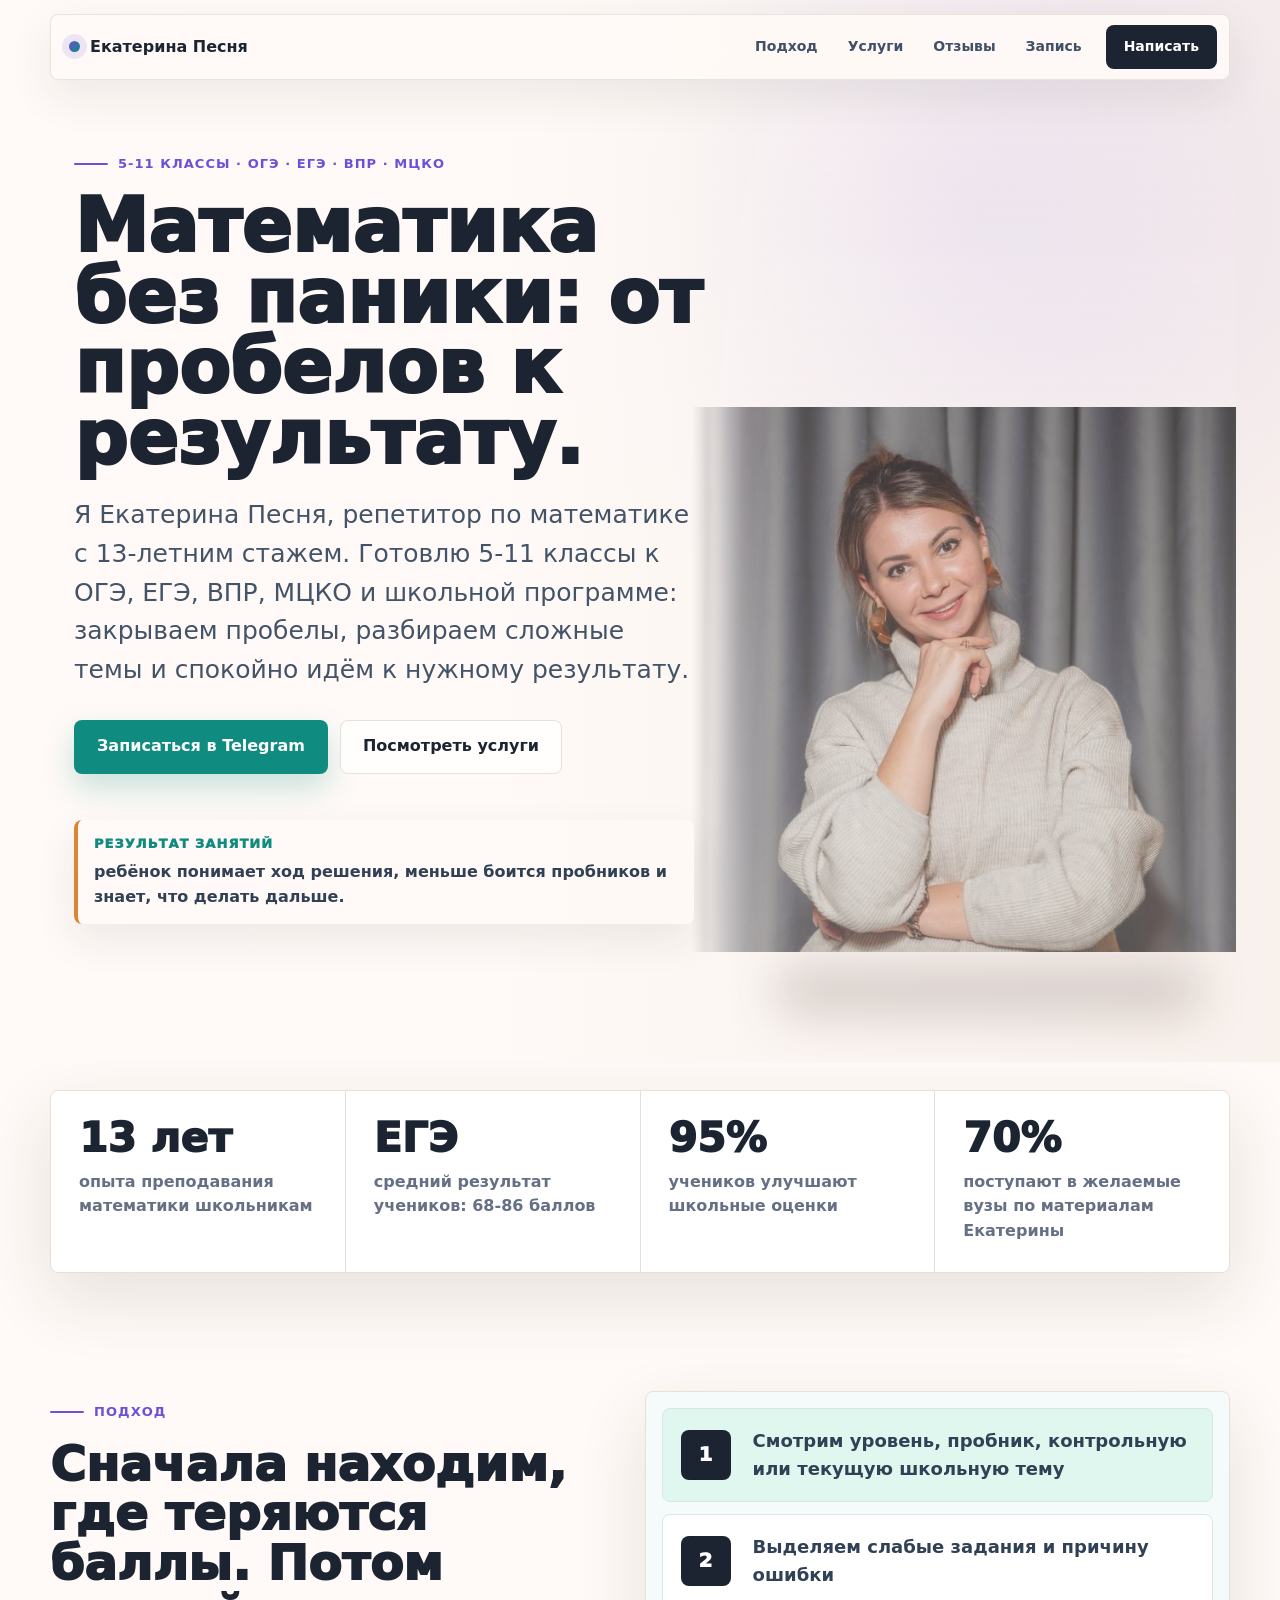
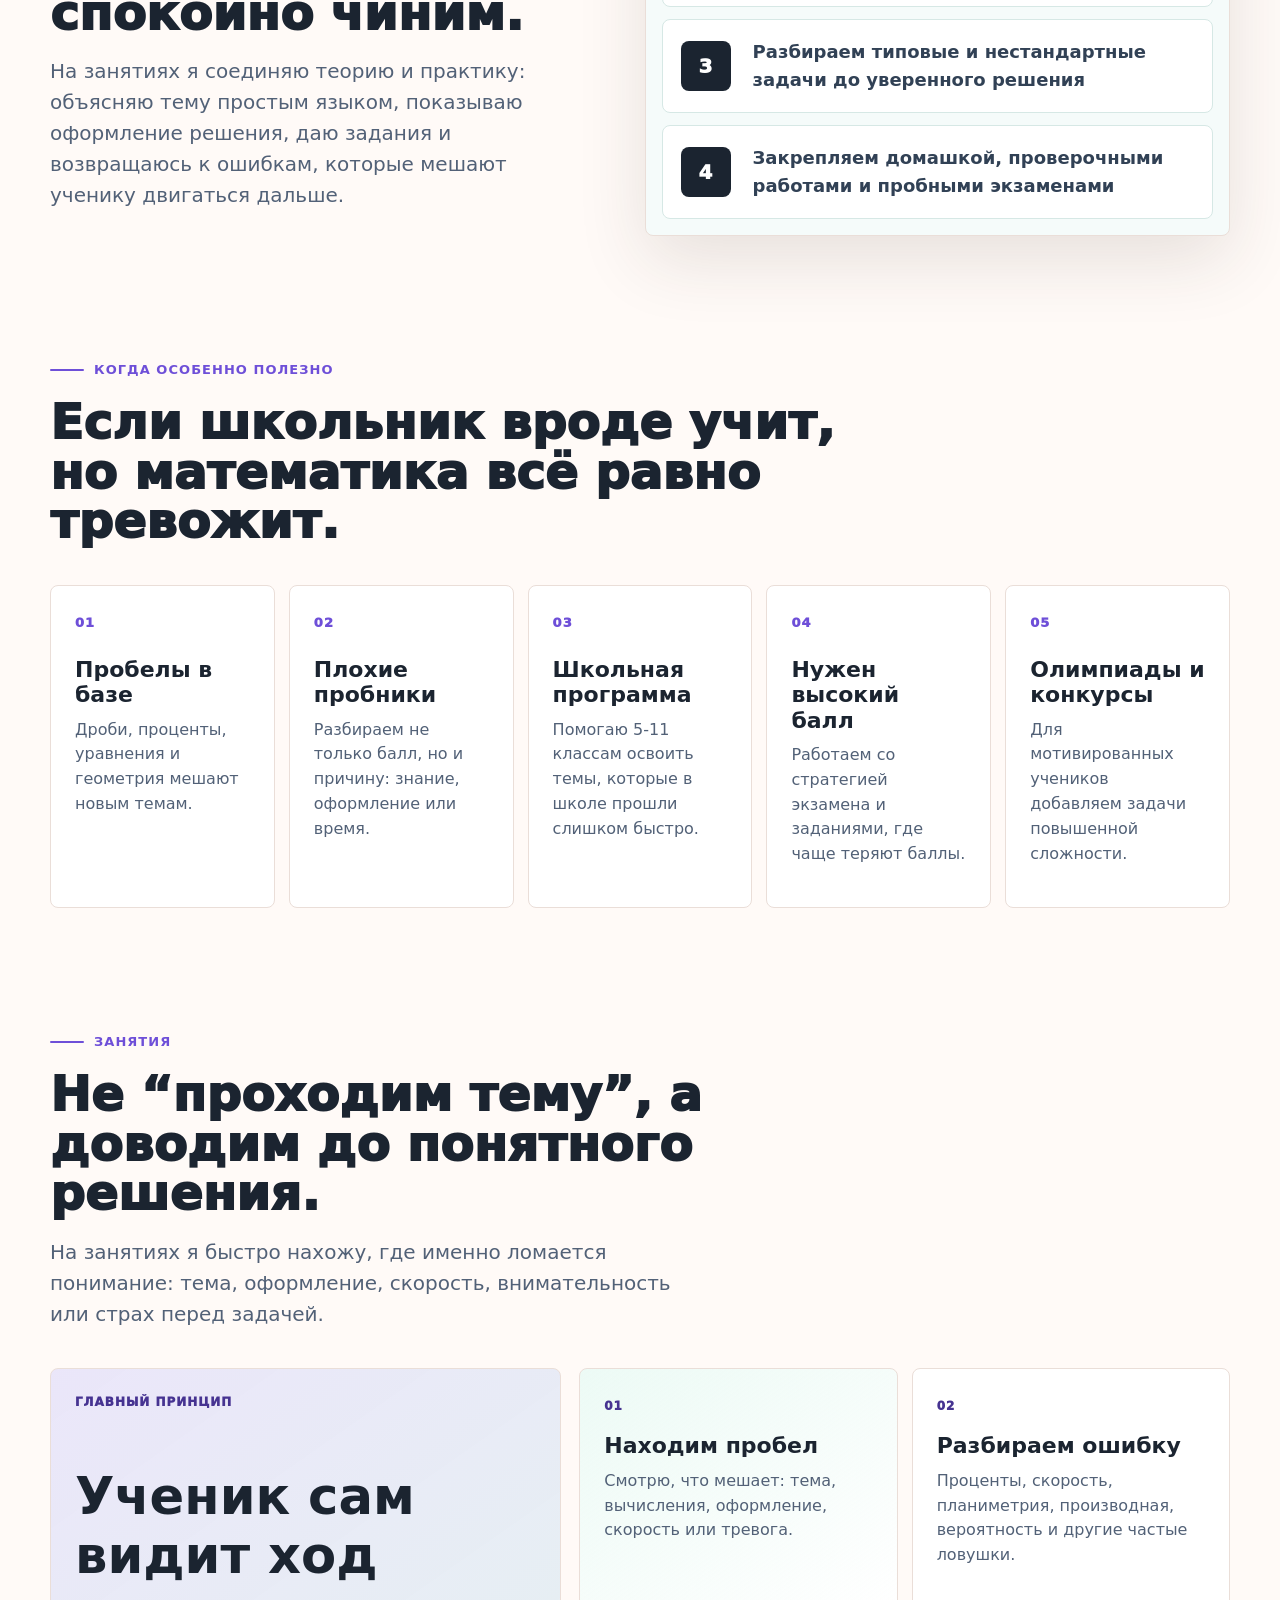
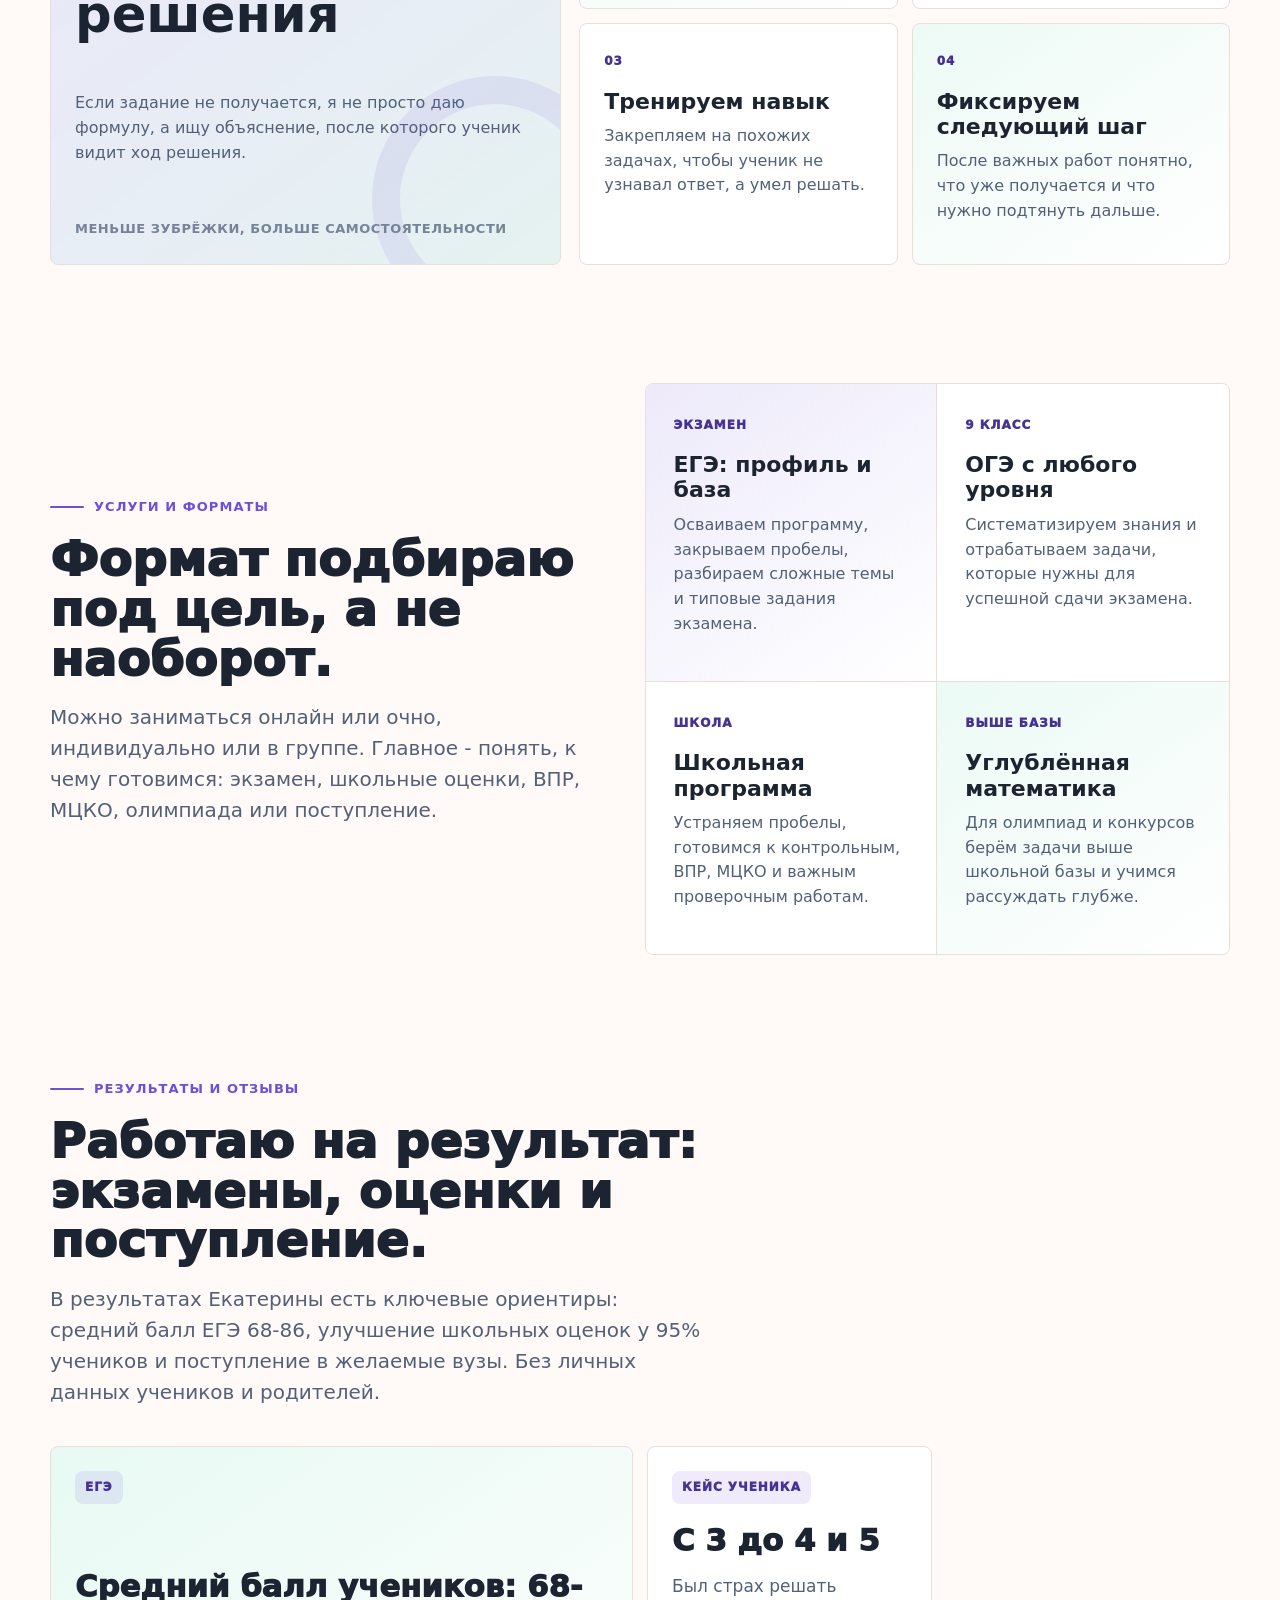
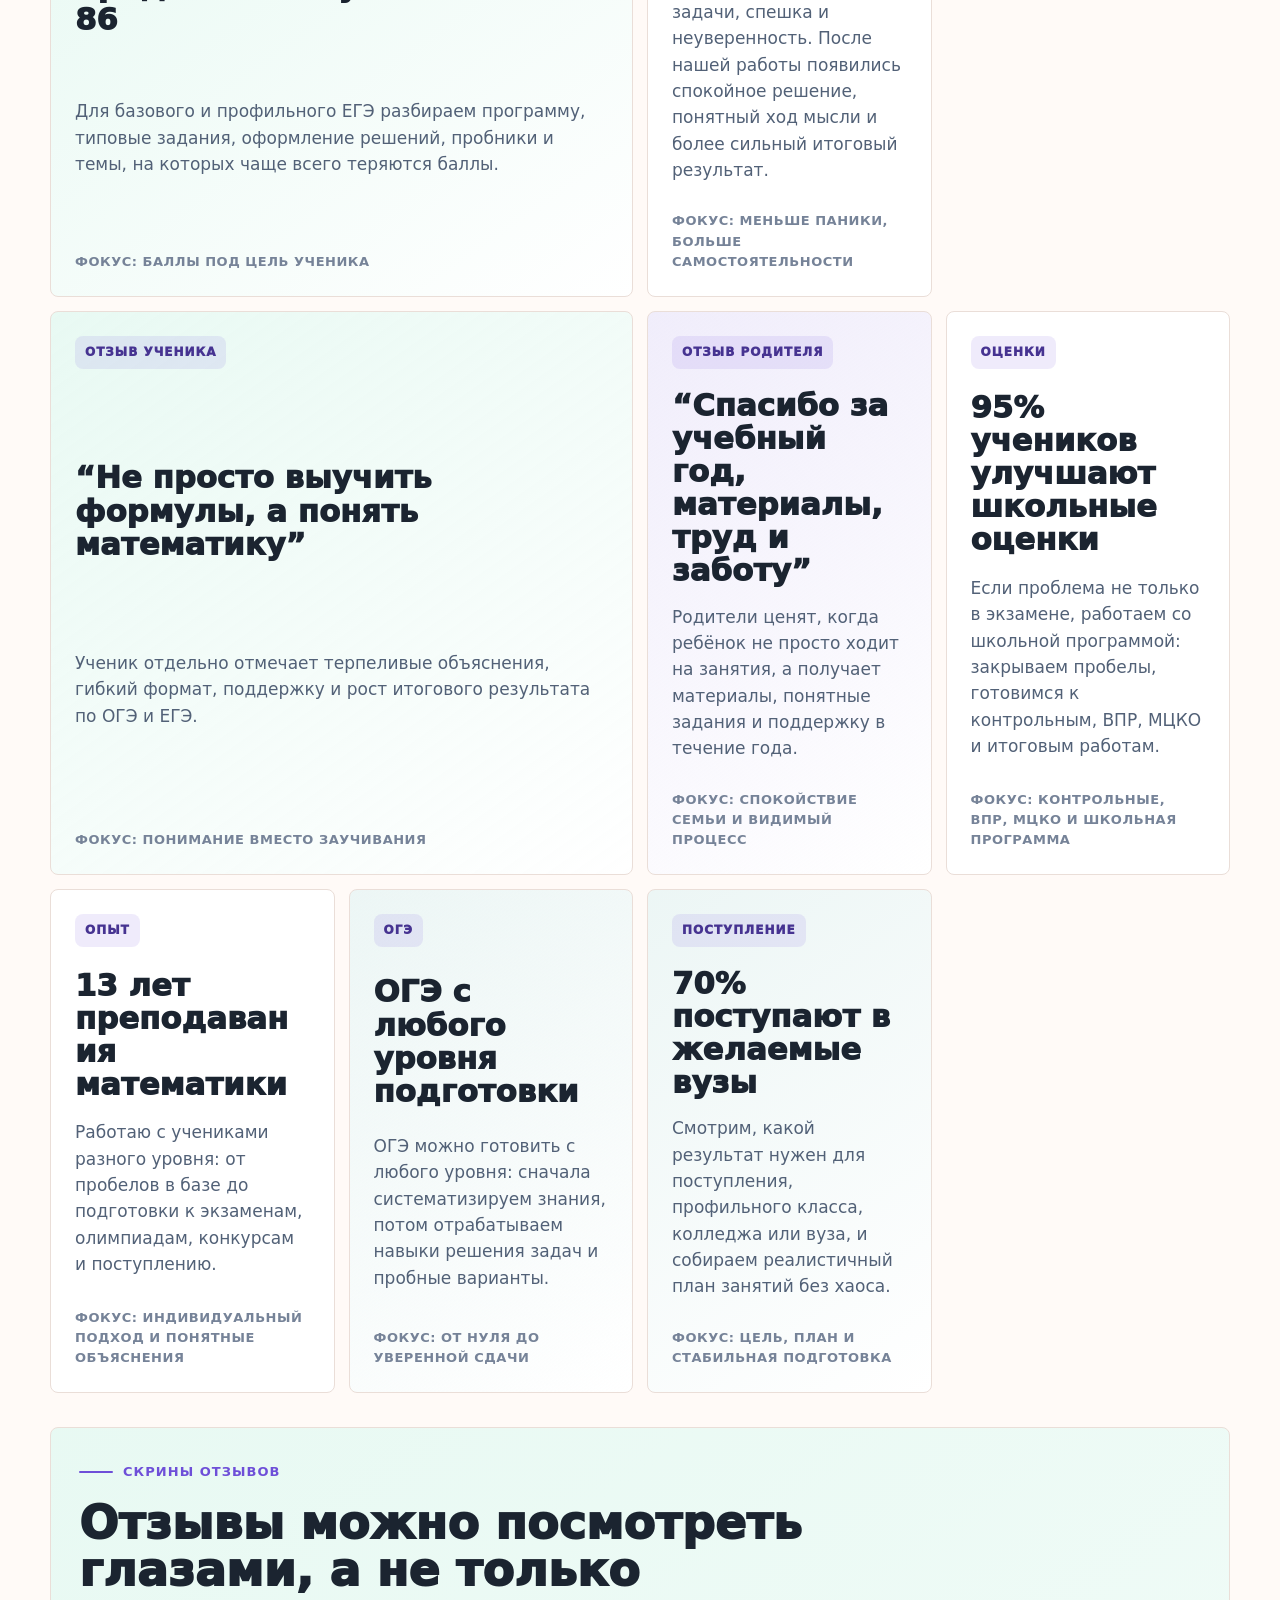
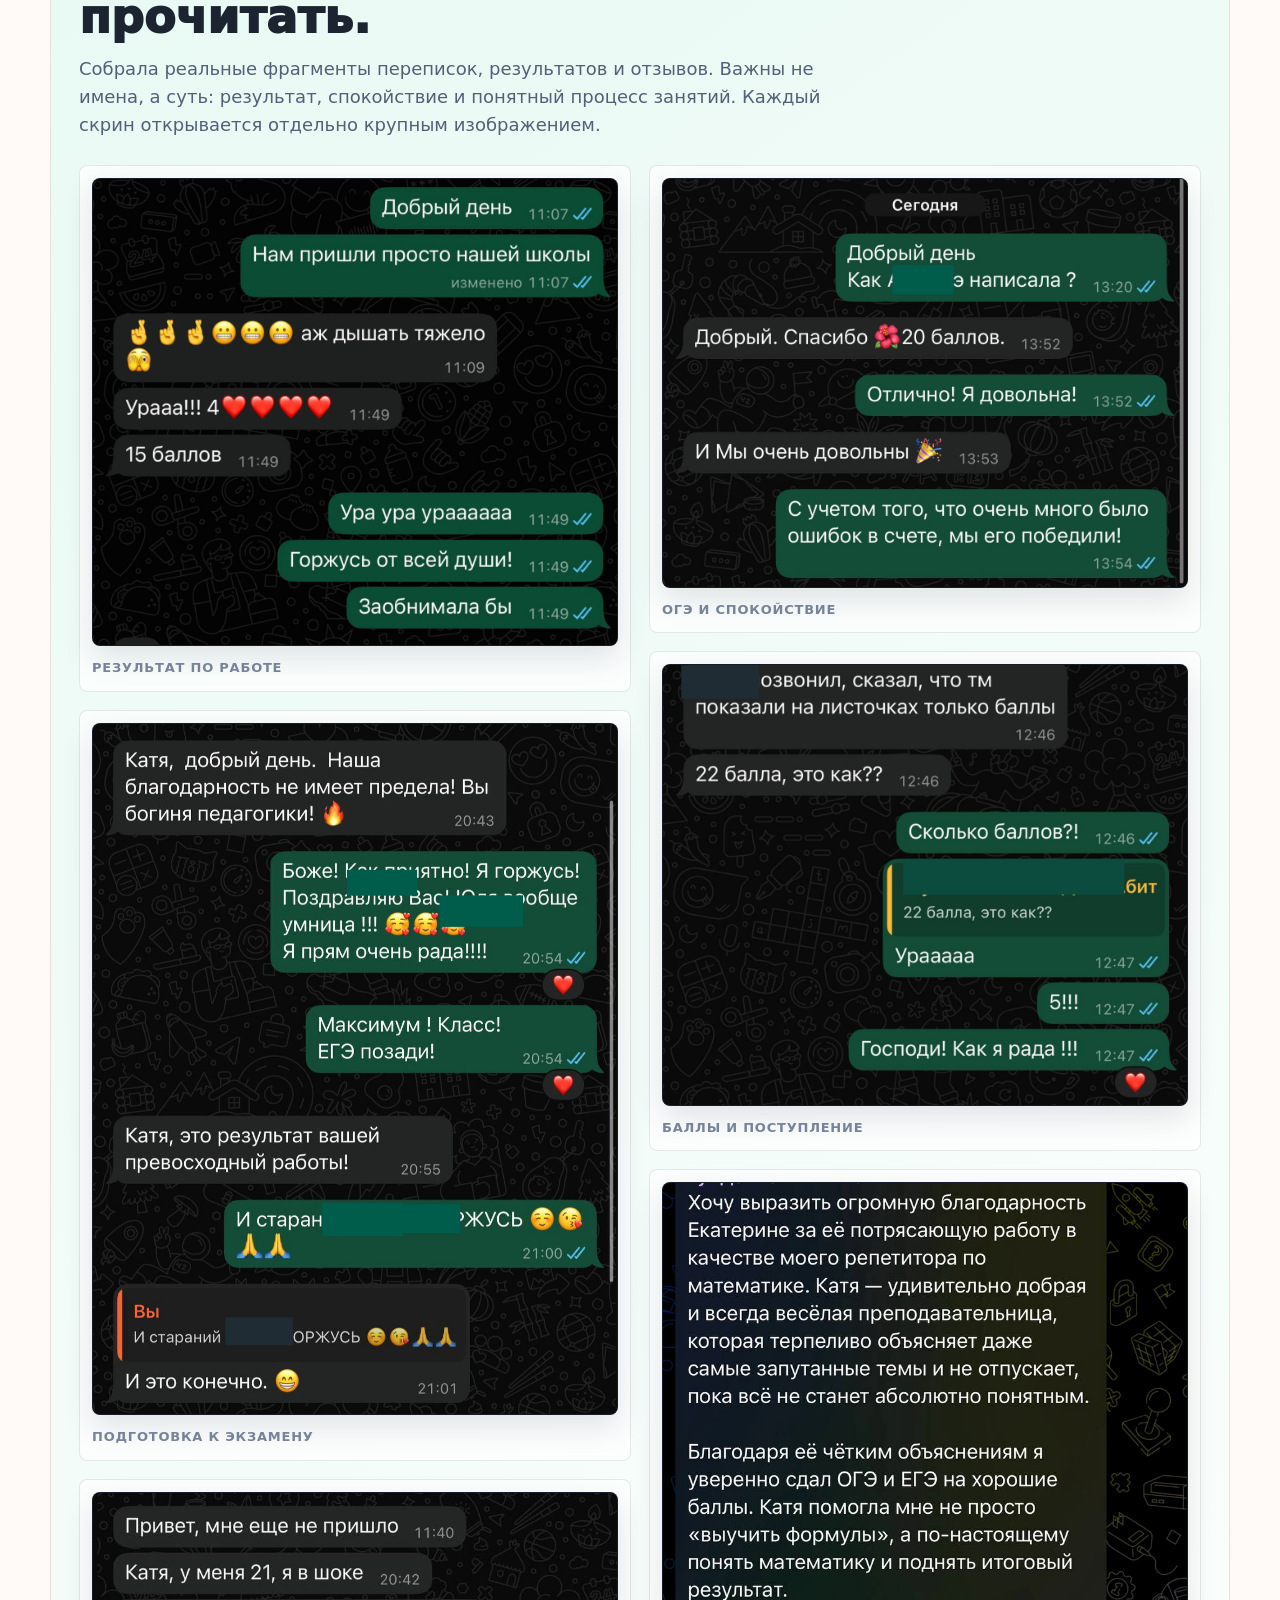
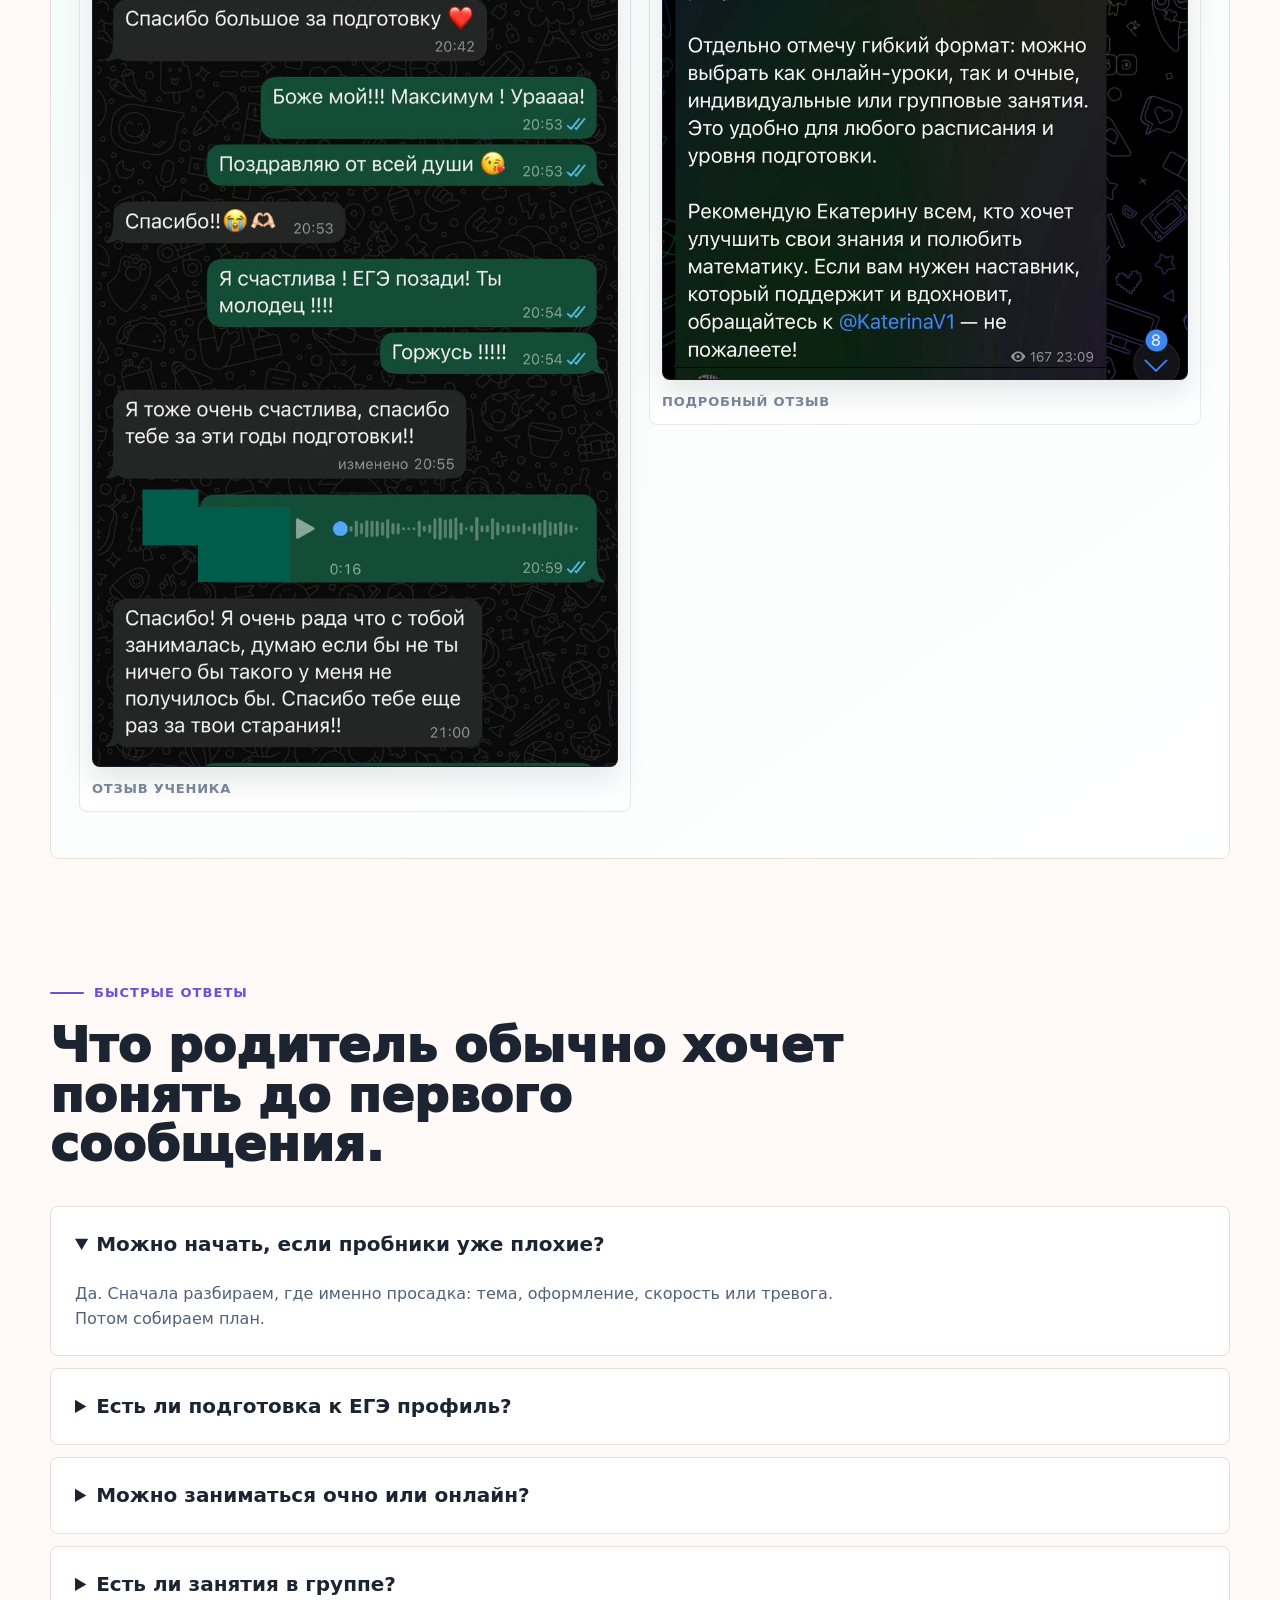
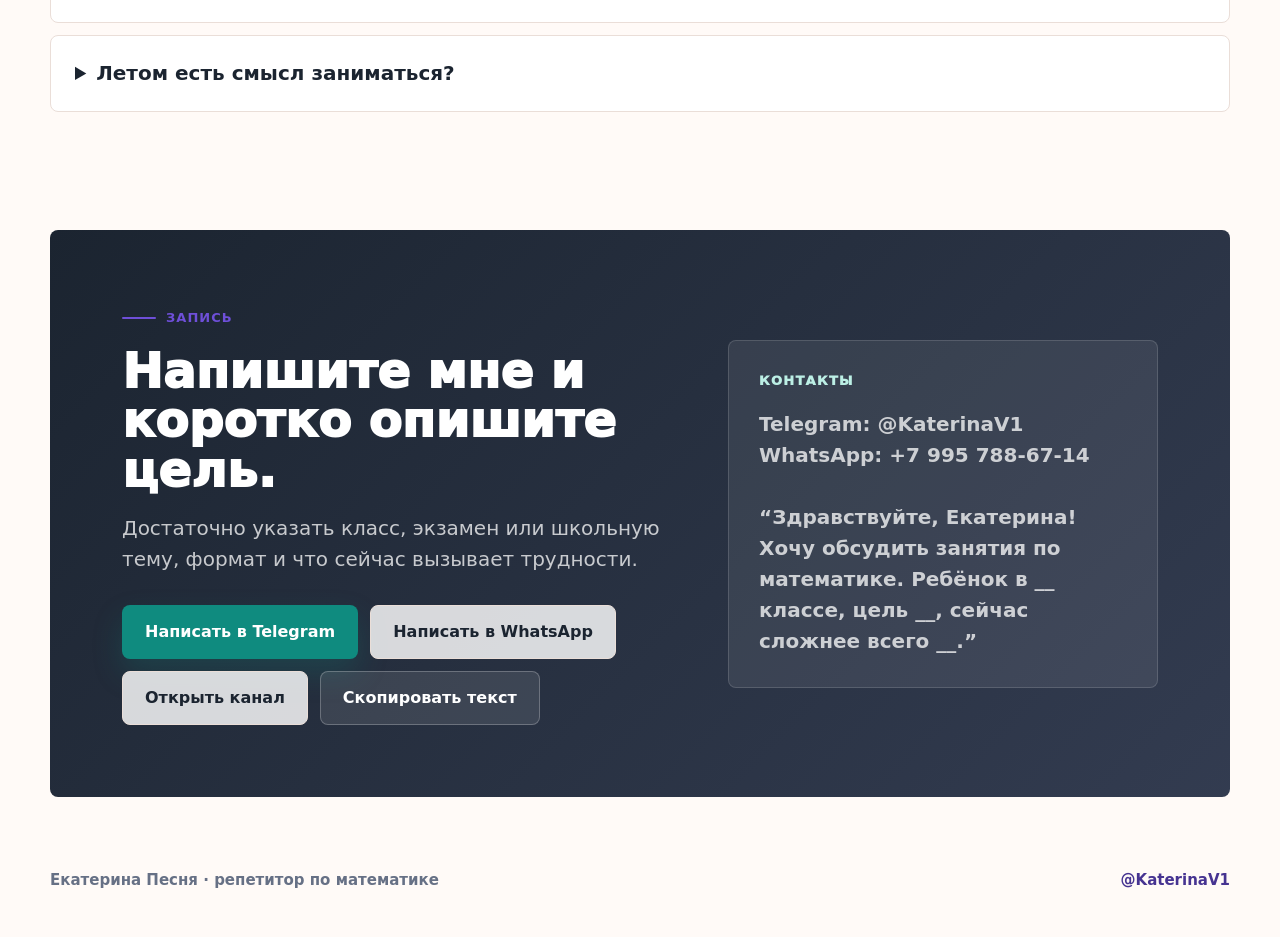
<file: index.html>
<!doctype html>
<html lang="ru">
  <head>
    <meta charset="utf-8">
    <meta name="viewport" content="width=device-width, initial-scale=1">
    <title>Екатерина Песня | репетитор по математике</title>
    <meta
      name="description"
      content="Екатерина Песня, репетитор по математике с 13-летним стажем. Подготовка 5-11 классов к ОГЭ, ЕГЭ, ВПР, МЦКО и школьной программе."
    >
    <meta name="theme-color" content="#f9f1ec">
    <meta property="og:title" content="Екатерина Песня | репетитор по математике">
    <meta
      property="og:description"
      content="ОГЭ, ЕГЭ, ВПР, МЦКО, школьная математика, мини-группы и индивидуальные занятия онлайн и очно. Упор на понимание и результат."
    >
    <meta property="og:type" content="website">
    <meta property="og:image" content="assets/ekaterina-portrait.jpg">
    <link rel="icon" href="favicon.svg" type="image/svg+xml">
    <link rel="preload" href="styles.css" as="style">
    <link rel="stylesheet" href="styles.css">
  </head>
  <body>
    <header class="site-header" data-header>
      <a class="brand" href="#top" aria-label="В начало">
        <span class="brand-mark"></span>
        <span>Екатерина Песня</span>
      </a>
      <nav class="site-nav" data-nav aria-label="Основная навигация">
        <a href="#approach">Подход</a>
        <a href="#format">Услуги</a>
        <a href="#proof">Отзывы</a>
        <a href="#contact">Запись</a>
      </nav>
      <a class="header-action" href="https://t.me/KaterinaV1" target="_blank" rel="noopener">
        Написать
      </a>
      <button class="menu-toggle" type="button" data-menu-toggle aria-label="Открыть меню" aria-expanded="false">
        <span></span>
        <span></span>
      </button>
    </header>

    <main id="top">
      <section class="hero" aria-labelledby="hero-title">
        <div class="hero-inner">
          <p class="eyebrow">5-11 классы · ОГЭ · ЕГЭ · ВПР · МЦКО</p>
          <h1 id="hero-title">Математика без паники: от пробелов к результату.</h1>
          <p class="hero-lead">
            Я Екатерина Песня, репетитор по математике с 13-летним стажем. Готовлю 5-11 классы
            к ОГЭ, ЕГЭ, ВПР, МЦКО и школьной программе: закрываем пробелы,
            разбираем сложные темы и спокойно идём к нужному результату.
          </p>
          <div class="hero-actions">
            <a class="button primary" href="https://t.me/KaterinaV1" target="_blank" rel="noopener">
              Записаться в Telegram
            </a>
            <a class="button secondary" href="#format">Посмотреть услуги</a>
          </div>
          <div class="hero-note" aria-label="Результат занятий">
            <span>Результат занятий</span>
            <span>ребёнок понимает ход решения, меньше боится пробников и знает, что делать дальше.</span>
          </div>
          <div class="mobile-portrait" aria-hidden="true">
            <img src="assets/ekaterina-portrait.jpg" alt="">
          </div>
        </div>
      </section>

      <section class="facts" aria-label="Коротко о подготовке">
        <div class="fact">
          <strong>13 лет</strong>
          <span>опыта преподавания математики школьникам</span>
        </div>
        <div class="fact">
          <strong>ЕГЭ</strong>
          <span>средний результат учеников: 68-86 баллов</span>
        </div>
        <div class="fact">
          <strong>95%</strong>
          <span>учеников улучшают школьные оценки</span>
        </div>
        <div class="fact">
          <strong>70%</strong>
          <span>поступают в желаемые вузы по материалам Екатерины</span>
        </div>
      </section>

      <section class="section intro" id="approach">
        <div class="section-copy">
          <p class="eyebrow">Подход</p>
          <h2>Сначала находим, где теряются баллы. Потом спокойно чиним.</h2>
          <p>
            На занятиях я соединяю теорию и практику: объясняю тему простым языком,
            показываю оформление решения, даю задания и возвращаюсь к ошибкам,
            которые мешают ученику двигаться дальше.
          </p>
        </div>
        <div class="method-board" aria-label="Схема занятия">
          <div class="board-row strong">
            <span>1</span>
            <p>Смотрим уровень, пробник, контрольную или текущую школьную тему</p>
          </div>
          <div class="board-row">
            <span>2</span>
            <p>Выделяем слабые задания и причину ошибки</p>
          </div>
          <div class="board-row">
            <span>3</span>
            <p>Разбираем типовые и нестандартные задачи до уверенного решения</p>
          </div>
          <div class="board-row">
            <span>4</span>
            <p>Закрепляем домашкой, проверочными работами и пробными экзаменами</p>
          </div>
        </div>
      </section>

      <section class="section needs">
        <div class="section-heading">
          <p class="eyebrow">Когда особенно полезно</p>
          <h2>Если школьник вроде учит, но математика всё равно тревожит.</h2>
        </div>
        <div class="needs-grid">
          <article>
            <span>01</span>
            <h3>Пробелы в базе</h3>
            <p>Дроби, проценты, уравнения и геометрия мешают новым темам.</p>
          </article>
          <article>
            <span>02</span>
            <h3>Плохие пробники</h3>
            <p>Разбираем не только балл, но и причину: знание, оформление или время.</p>
          </article>
          <article>
            <span>03</span>
            <h3>Школьная программа</h3>
            <p>Помогаю 5-11 классам освоить темы, которые в школе прошли слишком быстро.</p>
          </article>
          <article>
            <span>04</span>
            <h3>Нужен высокий балл</h3>
            <p>Работаем со стратегией экзамена и заданиями, где чаще теряют баллы.</p>
          </article>
          <article>
            <span>05</span>
            <h3>Олимпиады и конкурсы</h3>
            <p>Для мотивированных учеников добавляем задачи повышенной сложности.</p>
          </article>
        </div>
      </section>

      <section class="section lessons">
        <div class="section-heading">
          <p class="eyebrow">Занятия</p>
          <h2>Не “проходим тему”, а доводим до понятного решения.</h2>
          <p>
            На занятиях я быстро нахожу, где именно ломается понимание:
            тема, оформление, скорость, внимательность или страх перед задачей.
          </p>
        </div>
        <div class="lesson-layout">
          <div class="lesson-card accent">
            <span>главный принцип</span>
            <h3>Ученик сам видит ход решения</h3>
            <p>
              Если задание не получается, я не просто даю формулу,
              а ищу объяснение, после которого ученик видит ход решения.
            </p>
            <small>меньше зубрёжки, больше самостоятельности</small>
          </div>
          <div class="lesson-path">
            <article class="lesson-card">
              <span>01</span>
              <h3>Находим пробел</h3>
              <p>Смотрю, что мешает: тема, вычисления, оформление, скорость или тревога.</p>
            </article>
            <article class="lesson-card">
              <span>02</span>
              <h3>Разбираем ошибку</h3>
              <p>Проценты, скорость, планиметрия, производная, вероятность и другие частые ловушки.</p>
            </article>
            <article class="lesson-card">
              <span>03</span>
              <h3>Тренируем навык</h3>
              <p>Закрепляем на похожих задачах, чтобы ученик не узнавал ответ, а умел решать.</p>
            </article>
            <article class="lesson-card">
              <span>04</span>
              <h3>Фиксируем следующий шаг</h3>
              <p>После важных работ понятно, что уже получается и что нужно подтянуть дальше.</p>
            </article>
          </div>
        </div>
      </section>

      <section class="section format" id="format">
        <div class="section-copy">
          <p class="eyebrow">Услуги и форматы</p>
          <h2>Формат подбираю под цель, а не наоборот.</h2>
          <p>
            Можно заниматься онлайн или очно, индивидуально или в группе.
            Главное - понять, к чему готовимся: экзамен, школьные оценки,
            ВПР, МЦКО, олимпиада или поступление.
          </p>
        </div>
        <div class="format-grid">
          <article class="format-item">
            <span>экзамен</span>
            <h3>ЕГЭ: профиль и база</h3>
            <p>Осваиваем программу, закрываем пробелы, разбираем сложные темы и типовые задания экзамена.</p>
          </article>
          <article class="format-item">
            <span>9 класс</span>
            <h3>ОГЭ с любого уровня</h3>
            <p>Систематизируем знания и отрабатываем задачи, которые нужны для успешной сдачи экзамена.</p>
          </article>
          <article class="format-item">
            <span>школа</span>
            <h3>Школьная программа</h3>
            <p>Устраняем пробелы, готовимся к контрольным, ВПР, МЦКО и важным проверочным работам.</p>
          </article>
          <article class="format-item">
            <span>выше базы</span>
            <h3>Углублённая математика</h3>
            <p>Для олимпиад и конкурсов берём задачи выше школьной базы и учимся рассуждать глубже.</p>
          </article>
        </div>
      </section>

      <section class="section proof" id="proof">
        <div class="section-heading">
          <p class="eyebrow">Результаты и отзывы</p>
          <h2>Работаю на результат: экзамены, оценки и поступление.</h2>
          <p>
            В результатах Екатерины есть ключевые ориентиры: средний балл ЕГЭ 68-86,
            улучшение школьных оценок у 95% учеников и поступление в желаемые вузы.
            Без личных данных учеников и родителей.
          </p>
        </div>
        <div class="proof-grid" aria-label="Результаты, экзамены и отзывы">
          <article class="proof-card result">
            <span class="proof-label">ЕГЭ</span>
            <strong>Средний балл учеников: 68-86</strong>
            <p>
              Для базового и профильного ЕГЭ разбираем программу, типовые задания,
              оформление решений, пробники и темы, на которых чаще всего теряются баллы.
            </p>
            <small>Фокус: баллы под цель ученика</small>
          </article>
          <article class="proof-card">
            <span class="proof-label">кейс ученика</span>
            <strong>С 3 до 4 и 5</strong>
            <p>
              Был страх решать задачи, спешка и неуверенность. После нашей работы появились
              спокойное решение, понятный ход мысли и более сильный итоговый результат.
            </p>
            <small>Фокус: меньше паники, больше самостоятельности</small>
          </article>
          <article class="proof-card review">
            <span class="proof-label">отзыв ученика</span>
            <strong>“Не просто выучить формулы, а понять математику”</strong>
            <p>
              Ученик отдельно отмечает терпеливые объяснения, гибкий формат,
              поддержку и рост итогового результата по ОГЭ и ЕГЭ.
            </p>
            <small>Фокус: понимание вместо заучивания</small>
          </article>
          <article class="proof-card parent">
            <span class="proof-label">отзыв родителя</span>
            <strong>“Спасибо за учебный год, материалы, труд и заботу”</strong>
            <p>
              Родители ценят, когда ребёнок не просто ходит на занятия, а получает материалы,
              понятные задания и поддержку в течение года.
            </p>
            <small>Фокус: спокойствие семьи и видимый процесс</small>
          </article>
          <article class="proof-card">
            <span class="proof-label">Оценки</span>
            <strong>95% учеников улучшают школьные оценки</strong>
            <p>
              Если проблема не только в экзамене, работаем со школьной программой:
              закрываем пробелы, готовимся к контрольным, ВПР, МЦКО и итоговым работам.
            </p>
            <small>Фокус: контрольные, ВПР, МЦКО и школьная программа</small>
          </article>
          <article class="proof-card">
            <span class="proof-label">Опыт</span>
            <strong>13 лет преподавания математики</strong>
            <p>
              Работаю с учениками разного уровня: от пробелов в базе до подготовки
              к экзаменам, олимпиадам, конкурсам и поступлению.
            </p>
            <small>Фокус: индивидуальный подход и понятные объяснения</small>
          </article>
          <article class="proof-card exam">
            <span class="proof-label">ОГЭ</span>
            <strong>ОГЭ с любого уровня подготовки</strong>
            <p>
              ОГЭ можно готовить с любого уровня: сначала систематизируем знания,
              потом отрабатываем навыки решения задач и пробные варианты.
            </p>
            <small>Фокус: от нуля до уверенной сдачи</small>
          </article>
          <article class="proof-card exam">
            <span class="proof-label">поступление</span>
            <strong>70% поступают в желаемые вузы</strong>
            <p>
              Смотрим, какой результат нужен для поступления, профильного класса,
              колледжа или вуза, и собираем реалистичный план занятий без хаоса.
            </p>
            <small>Фокус: цель, план и стабильная подготовка</small>
          </article>
        </div>
        <div class="review-screens" aria-label="Скриншоты отзывов">
          <div class="review-screens-copy">
            <p class="eyebrow">Скрины отзывов</p>
            <h3>Отзывы можно посмотреть глазами, а не только прочитать.</h3>
            <p>
              Собрала реальные фрагменты переписок, результатов и отзывов.
              Важны не имена, а суть: результат, спокойствие и понятный процесс занятий.
              Каждый скрин открывается отдельно крупным изображением.
            </p>
          </div>
          <div class="review-shot-grid">
            <a class="review-shot" href="assets/tilda-review-1.png" target="_blank" rel="noopener">
              <img src="assets/tilda-review-1.png" alt="Скрин отзыва о результате на контрольной работе">
              <span>Результат по работе</span>
            </a>
            <a class="review-shot" href="assets/tilda-review-2.png" target="_blank" rel="noopener">
              <img src="assets/tilda-review-2.png" alt="Скрин отзыва о подготовке к экзамену и росте результата">
              <span>Подготовка к экзамену</span>
            </a>
            <a class="review-shot" href="assets/tilda-review-3.png" target="_blank" rel="noopener">
              <img src="assets/tilda-review-3.png" alt="Скрин отзыва ученика после результата ЕГЭ">
              <span>Отзыв ученика</span>
            </a>
            <a class="review-shot" href="assets/tilda-review-4.png" target="_blank" rel="noopener">
              <img src="assets/tilda-review-4.png" alt="Скрин отзыва родителя о результате ОГЭ">
              <span>ОГЭ и спокойствие</span>
            </a>
            <a class="review-shot" href="assets/tilda-review-5.png" target="_blank" rel="noopener">
              <img src="assets/tilda-review-5.png" alt="Скрин переписки о баллах и результате ученика">
              <span>Баллы и поступление</span>
            </a>
            <a class="review-shot" href="assets/tilda-review-6.png" target="_blank" rel="noopener">
              <img src="assets/tilda-review-6.png" alt="Текстовый отзыв о занятиях, формате и результате">
              <span>Подробный отзыв</span>
            </a>
          </div>
        </div>
      </section>

      <section class="section answers">
        <div class="section-heading">
          <p class="eyebrow">Быстрые ответы</p>
          <h2>Что родитель обычно хочет понять до первого сообщения.</h2>
        </div>
        <div class="answers-list">
          <details open>
            <summary>Можно начать, если пробники уже плохие?</summary>
            <p>Да. Сначала разбираем, где именно просадка: тема, оформление, скорость или тревога. Потом собираем план.</p>
          </details>
          <details>
            <summary>Есть ли подготовка к ЕГЭ профиль?</summary>
            <p>Да. В моих материалах есть профиль, база, оформление второй части и разборы сложных тем.</p>
          </details>
          <details>
            <summary>Можно заниматься очно или онлайн?</summary>
            <p>Да. Есть оба формата: онлайн и очно. Онлайн даёт гибкий график, очный формат можно обсудить отдельно.</p>
          </details>
          <details>
            <summary>Есть ли занятия в группе?</summary>
            <p>Да. Можно заниматься индивидуально или в группе. Формат выбираем по цели, уровню и срокам подготовки.</p>
          </details>
          <details>
            <summary>Летом есть смысл заниматься?</summary>
            <p>Да, если нужно не потерять форму, закрыть пробелы или спокойно подготовиться к следующему учебному году.</p>
          </details>
        </div>
      </section>

      <section class="contact-band" id="contact">
        <div>
          <p class="eyebrow">Запись</p>
          <h2>Напишите мне и коротко опишите цель.</h2>
          <p>
            Достаточно указать класс, экзамен или школьную тему, формат и что сейчас вызывает трудности.
          </p>
          <div class="contact-actions">
            <a class="button primary" href="https://t.me/KaterinaV1" target="_blank" rel="noopener">
              Написать в Telegram
            </a>
            <a class="button secondary" href="https://wa.me/79957886714" target="_blank" rel="noopener">
              Написать в WhatsApp
            </a>
            <a class="button secondary" href="https://t.me/repetitor_ekaterina_m19" target="_blank" rel="noopener">
              Открыть канал
            </a>
            <button class="button ghost" type="button" data-copy-text>
              Скопировать текст
            </button>
          </div>
        </div>
        <aside class="contact-card">
          <span>Контакты</span>
          <p>
            Telegram: @KaterinaV1<br>
            WhatsApp: +7 995 788-67-14<br><br>
            “Здравствуйте, Екатерина! Хочу обсудить занятия по математике.
            Ребёнок в __ классе, цель __, сейчас сложнее всего __.”
          </p>
        </aside>
      </section>
    </main>

    <footer class="site-footer">
      <span>Екатерина Песня · репетитор по математике</span>
      <a href="https://t.me/KaterinaV1" target="_blank" rel="noopener">@KaterinaV1</a>
    </footer>

    <script src="script.js"></script>
  </body>
</html>
</file>
<file: styles.css>
:root {
  --ink: #1b2430;
  --muted: #667085;
  --soft: #f7eee9;
  --paper: #fffaf7;
  --white: #ffffff;
  --line: #eaded8;
  --plum: #6e4fd8;
  --plum-dark: #463391;
  --teal: #0f8b7f;
  --mint: #dff7ee;
  --amber: #d98735;
  --shadow: 0 24px 70px rgba(54, 38, 31, 0.12);
  --radius: 8px;
  color-scheme: light;
}

* {
  box-sizing: border-box;
}

html {
  scroll-behavior: smooth;
  scroll-padding-top: 104px;
}

body {
  margin: 0;
  color: var(--ink);
  background: var(--paper);
  font-family:
    Inter, ui-sans-serif, system-ui, -apple-system, BlinkMacSystemFont, "Segoe UI",
    sans-serif;
  line-height: 1.55;
}

body.menu-open {
  overflow: hidden;
}

img {
  display: block;
  max-width: 100%;
}

a {
  color: inherit;
  text-decoration: none;
}

button,
a {
  -webkit-tap-highlight-color: transparent;
}

.site-header {
  position: fixed;
  top: 14px;
  left: 50%;
  z-index: 20;
  display: grid;
  grid-template-columns: 1fr auto auto;
  align-items: center;
  width: min(1180px, calc(100% - 32px));
  min-height: 66px;
  padding: 10px 12px 10px 18px;
  border: 1px solid rgba(234, 222, 216, 0.88);
  border-radius: 8px;
  background: rgba(255, 250, 247, 0.92);
  box-shadow: 0 16px 45px rgba(44, 32, 26, 0.08);
  backdrop-filter: blur(18px);
  transform: translateX(-50%);
}

.brand {
  display: inline-flex;
  align-items: center;
  gap: 10px;
  width: fit-content;
  font-weight: 850;
  letter-spacing: 0;
}

.brand-mark {
  width: 11px;
  height: 11px;
  border-radius: 999px;
  background: linear-gradient(135deg, var(--plum), var(--teal));
  box-shadow: 0 0 0 7px rgba(110, 79, 216, 0.12);
}

.site-nav {
  display: flex;
  align-items: center;
  gap: 6px;
  margin-right: 12px;
}

.site-nav a {
  padding: 10px 12px;
  border-radius: 8px;
  color: #405066;
  font-size: 14px;
  font-weight: 750;
}

.site-nav a:hover {
  background: rgba(110, 79, 216, 0.08);
  color: var(--plum-dark);
}

.header-action {
  display: inline-flex;
  align-items: center;
  justify-content: center;
  min-height: 44px;
  padding: 0 18px;
  border-radius: 8px;
  background: var(--ink);
  color: var(--white);
  font-size: 14px;
  font-weight: 850;
}

.menu-toggle {
  display: none;
  width: 46px;
  height: 46px;
  place-items: center;
  border: 1px solid var(--line);
  border-radius: 8px;
  background: var(--white);
  cursor: pointer;
}

.menu-toggle span {
  display: block;
  width: 19px;
  height: 2px;
  border-radius: 999px;
  background: var(--ink);
  transition: transform 180ms ease, opacity 180ms ease;
}

.menu-toggle span + span {
  margin-top: 5px;
}

.menu-open .menu-toggle span:first-child {
  transform: translateY(3.5px) rotate(45deg);
}

.menu-open .menu-toggle span:last-child {
  transform: translateY(-3.5px) rotate(-45deg);
}

.hero {
  position: relative;
  display: grid;
  min-height: 850px;
  padding: 148px 24px 138px;
  overflow: hidden;
  background:
    linear-gradient(
      90deg,
      rgba(255, 250, 247, 0.98) 0%,
      rgba(255, 250, 247, 0.96) 40%,
      rgba(255, 250, 247, 0.62) 62%,
      rgba(255, 250, 247, 0.24) 100%
    ),
    radial-gradient(circle at 76% 20%, rgba(110, 79, 216, 0.2), transparent 36%),
    var(--soft);
}

.hero::before {
  content: "";
  position: absolute;
  inset: 96px 44px 110px 54%;
  background:
    linear-gradient(0deg, rgba(255, 250, 247, 0.28), rgba(255, 250, 247, 0.04)),
    url("assets/ekaterina-portrait.jpg") center bottom / contain no-repeat;
  opacity: 0.9;
  -webkit-mask-image: linear-gradient(90deg, transparent 0%, #000 16%, #000 100%);
  mask-image: linear-gradient(90deg, transparent 0%, #000 16%, #000 100%);
}

.hero::after {
  content: "";
  position: absolute;
  right: 6vw;
  bottom: 46px;
  width: min(38vw, 430px);
  height: 52px;
  border-radius: 999px;
  background: rgba(54, 38, 31, 0.18);
  filter: blur(24px);
}

.hero-inner {
  position: relative;
  z-index: 1;
  width: min(680px, 100%);
  margin: auto auto auto max(24px, calc((100vw - 1180px) / 2));
}

.eyebrow {
  position: relative;
  display: inline-flex;
  align-items: center;
  gap: 10px;
  margin: 0 0 18px;
  color: var(--plum);
  font-size: 13px;
  font-weight: 900;
  letter-spacing: 0.08em;
  text-transform: uppercase;
}

.eyebrow::before {
  content: "";
  width: 34px;
  height: 2px;
  border-radius: 999px;
  background: currentColor;
}

h1,
h2,
h3,
p {
  margin-top: 0;
}

h1 {
  max-width: 650px;
  margin-bottom: 22px;
  font-size: clamp(44px, 5.8vw, 78px);
  line-height: 0.95;
  font-weight: 950;
  letter-spacing: 0;
}

h2 {
  margin-bottom: 18px;
  font-size: clamp(34px, 3.8vw, 58px);
  line-height: 1.02;
  font-weight: 950;
  letter-spacing: 0;
}

h3 {
  margin-bottom: 10px;
  font-size: 22px;
  line-height: 1.15;
  font-weight: 900;
  letter-spacing: 0;
}

.hero-lead {
  max-width: 620px;
  color: #435368;
  font-size: clamp(19px, 2vw, 25px);
}

.hero-actions,
.contact-actions {
  display: flex;
  flex-wrap: wrap;
  gap: 12px;
  margin-top: 30px;
}

.button {
  display: inline-flex;
  align-items: center;
  justify-content: center;
  min-height: 54px;
  padding: 0 22px;
  border: 1px solid transparent;
  border-radius: 8px;
  font: inherit;
  font-size: 16px;
  font-weight: 900;
  cursor: pointer;
  transition: transform 180ms ease, box-shadow 180ms ease, background 180ms ease;
}

.button:hover {
  transform: translateY(-2px);
}

.button.primary {
  background: var(--teal);
  color: var(--white);
  box-shadow: 0 14px 30px rgba(15, 139, 127, 0.22);
}

.button.secondary {
  border-color: var(--line);
  background: rgba(255, 255, 255, 0.82);
  color: var(--ink);
}

.button.ghost {
  border-color: rgba(255, 255, 255, 0.24);
  background: rgba(255, 255, 255, 0.1);
  color: var(--white);
}

.hero-note {
  display: grid;
  gap: 6px;
  width: min(620px, 100%);
  margin-top: 46px;
  padding: 14px 16px;
  border-left: 4px solid var(--amber);
  border-radius: 8px;
  background: rgba(255, 250, 247, 0.86);
  box-shadow: 0 16px 40px rgba(44, 32, 26, 0.08);
  color: #314155;
  font-size: 16px;
  font-weight: 800;
}

.hero-note span:first-child {
  color: var(--teal);
  font-size: 13px;
  font-weight: 950;
  letter-spacing: 0.08em;
  text-transform: uppercase;
}

.mobile-portrait {
  display: none;
}

.facts {
  display: grid;
  grid-template-columns: repeat(4, minmax(0, 1fr));
  gap: 1px;
  width: min(1180px, calc(100% - 48px));
  margin: 28px auto 0;
  border: 1px solid var(--line);
  border-radius: 8px;
  overflow: hidden;
  background: var(--line);
  box-shadow: var(--shadow);
}

.fact {
  min-height: 172px;
  padding: 28px;
  background: var(--white);
}

.fact strong {
  display: block;
  margin-bottom: 12px;
  color: var(--ink);
  font-size: clamp(30px, 3.2vw, 42px);
  line-height: 0.95;
  font-weight: 950;
  overflow-wrap: break-word;
}

.fact span {
  display: block;
  max-width: 250px;
  color: var(--muted);
  font-size: 16px;
  font-weight: 700;
}

.section {
  width: min(1180px, calc(100% - 48px));
  margin: 118px auto 0;
  scroll-margin-top: 104px;
}

.intro,
.format {
  display: grid;
  grid-template-columns: minmax(0, 0.92fr) minmax(420px, 1fr);
  gap: 56px;
  align-items: center;
}

.section-copy p:not(.eyebrow),
.section-heading p:not(.eyebrow) {
  max-width: 660px;
  color: #526177;
  font-size: 20px;
}

.method-board {
  display: grid;
  gap: 12px;
  padding: 16px;
  border: 1px solid var(--line);
  border-radius: 8px;
  background: #f5fbfa;
  box-shadow: var(--shadow);
}

.board-row {
  display: grid;
  grid-template-columns: 56px 1fr;
  gap: 16px;
  align-items: center;
  min-height: 88px;
  padding: 18px;
  border: 1px solid #d6e8e5;
  border-radius: 8px;
  background: var(--white);
}

.board-row.strong {
  background: var(--mint);
}

.board-row span {
  display: grid;
  width: 50px;
  height: 50px;
  place-items: center;
  border-radius: 8px;
  background: var(--ink);
  color: var(--white);
  font-size: 20px;
  font-weight: 950;
}

.board-row p {
  margin: 0;
  color: #314155;
  font-size: 18px;
  font-weight: 800;
}

.section-heading {
  max-width: 860px;
}

.needs-grid {
  display: grid;
  grid-template-columns: repeat(5, minmax(0, 1fr));
  gap: 14px;
  margin-top: 38px;
}

.needs-grid article,
.lesson-card,
.format-item,
.contact-card,
.answers-list details {
  border: 1px solid var(--line);
  border-radius: 8px;
  background: var(--white);
}

.needs-grid article {
  min-height: 230px;
  padding: 24px;
}

.needs-grid span {
  display: inline-block;
  margin-bottom: 24px;
  color: var(--plum);
  font-size: 13px;
  font-weight: 950;
  letter-spacing: 0.08em;
}

.needs-grid p,
.lesson-card p,
.format-item p,
.answers-list p,
.contact-card p {
  color: #526177;
  font-size: 16px;
}

.lesson-layout {
  display: grid;
  grid-template-columns: minmax(280px, 0.88fr) minmax(0, 1.12fr);
  gap: 18px;
  margin-top: 38px;
}

.lesson-card {
  min-height: 210px;
  padding: 24px;
  position: relative;
  overflow: hidden;
}

.lesson-card.accent {
  display: flex;
  min-height: 438px;
  background:
    linear-gradient(145deg, rgba(110, 79, 216, 0.14), rgba(15, 139, 127, 0.11)),
    var(--white);
  flex-direction: column;
  justify-content: space-between;
}

.lesson-card.accent::after {
  content: "";
  position: absolute;
  right: -58px;
  bottom: -58px;
  width: 190px;
  height: 190px;
  border: 28px solid rgba(110, 79, 216, 0.1);
  border-radius: 50%;
}

.lesson-card.accent h3 {
  max-width: 360px;
  font-size: clamp(32px, 4vw, 52px);
}

.lesson-card span,
.format-item span {
  display: inline-flex;
  width: fit-content;
  margin-bottom: 18px;
  color: var(--plum-dark);
  font-size: 12px;
  font-weight: 950;
  letter-spacing: 0.08em;
  text-transform: uppercase;
}

.lesson-card small {
  position: relative;
  z-index: 1;
  color: #768398;
  font-size: 13px;
  font-weight: 850;
  letter-spacing: 0.04em;
  text-transform: uppercase;
}

.lesson-path {
  display: grid;
  grid-template-columns: repeat(2, minmax(0, 1fr));
  gap: 14px;
}

.lesson-path .lesson-card:nth-child(1),
.lesson-path .lesson-card:nth-child(4) {
  background:
    linear-gradient(145deg, rgba(223, 247, 238, 0.58), rgba(255, 255, 255, 0.96)),
    var(--white);
}

.format-grid {
  display: grid;
  grid-template-columns: repeat(2, minmax(0, 1fr));
  gap: 0;
  overflow: hidden;
  border: 1px solid var(--line);
  border-radius: 8px;
  background: var(--white);
}

.format-item {
  min-height: 210px;
  padding: 28px;
  border: 0;
  border-radius: 0;
  background: var(--white);
}

.format-item:nth-child(odd) {
  border-right: 1px solid var(--line);
}

.format-item:nth-child(n + 3) {
  border-top: 1px solid var(--line);
}

.format-item:nth-child(1) {
  background:
    linear-gradient(145deg, rgba(110, 79, 216, 0.12), rgba(255, 255, 255, 0.95)),
    var(--white);
}

.format-item:nth-child(4) {
  background:
    linear-gradient(145deg, rgba(223, 247, 238, 0.62), rgba(255, 255, 255, 0.96)),
    var(--white);
}

.proof-grid {
  display: grid;
  grid-template-columns: repeat(4, minmax(0, 1fr));
  gap: 14px;
  margin-top: 38px;
}

.proof-card {
  border: 1px solid var(--line);
  border-radius: 8px;
  background: var(--white);
}

.proof-card {
  display: flex;
  min-height: 284px;
  flex-direction: column;
  justify-content: space-between;
  padding: 24px;
}

.proof-card.result,
.proof-card.review {
  grid-column: span 2;
  min-height: 320px;
  background:
    linear-gradient(145deg, rgba(223, 247, 238, 0.72), rgba(255, 255, 255, 0.94)),
    var(--white);
}

.proof-card.parent {
  background:
    linear-gradient(145deg, rgba(110, 79, 216, 0.1), rgba(255, 255, 255, 0.92)),
    var(--white);
}

.proof-card.exam {
  background:
    linear-gradient(145deg, rgba(15, 139, 127, 0.08), rgba(255, 255, 255, 0.95)),
    var(--white);
}

.proof-label {
  display: inline-flex;
  width: fit-content;
  margin-bottom: 20px;
  padding: 7px 10px;
  border-radius: 8px;
  background: rgba(110, 79, 216, 0.11);
  color: var(--plum-dark);
  font-size: 12px;
  font-weight: 950;
  letter-spacing: 0.08em;
  text-transform: uppercase;
}

.proof-card strong {
  display: block;
  margin-bottom: 16px;
  color: var(--ink);
  font-size: clamp(24px, 2.4vw, 36px);
  line-height: 1.08;
  font-weight: 950;
  overflow-wrap: anywhere;
}

.proof-card p {
  margin-bottom: 28px;
  color: #526177;
  font-size: 17px;
}

.proof-card small {
  color: #768398;
  font-size: 13px;
  font-weight: 850;
  letter-spacing: 0.04em;
  text-transform: uppercase;
}

.review-screens {
  display: block;
  margin-top: 34px;
  padding: 28px;
  border: 1px solid var(--line);
  border-radius: 8px;
  background:
    linear-gradient(145deg, rgba(223, 247, 238, 0.72), rgba(255, 255, 255, 0.94)),
    var(--white);
}

.review-screens-copy h3 {
  max-width: 860px;
  margin-bottom: 14px;
  font-size: clamp(30px, 3.6vw, 52px);
  line-height: 1.02;
  font-weight: 950;
}

.review-screens-copy p:not(.eyebrow) {
  max-width: 760px;
  color: #526177;
  font-size: 18px;
}

.review-shot-grid {
  margin-top: 26px;
  column-count: 2;
  column-gap: 18px;
}

.review-shot {
  display: inline-block;
  width: 100%;
  margin: 0 0 18px;
  padding: 12px;
  break-inside: avoid;
  border: 1px solid rgba(27, 36, 48, 0.1);
  border-radius: 8px;
  background: rgba(255, 255, 255, 0.72);
  cursor: zoom-in;
}

.review-shot img {
  display: block;
  width: 100%;
  border: 1px solid rgba(27, 36, 48, 0.14);
  border-radius: 8px;
  background: #161b2a;
  box-shadow: 0 12px 30px rgba(27, 36, 48, 0.12);
}

.review-shot span {
  display: block;
  margin-top: 12px;
  color: #768398;
  font-size: 13px;
  font-weight: 850;
  letter-spacing: 0.06em;
  text-transform: uppercase;
}

.answers-list {
  display: grid;
  gap: 12px;
  margin-top: 36px;
}

.answers-list details {
  padding: 0 24px;
}

.answers-list summary {
  min-height: 72px;
  padding: 22px 0;
  cursor: pointer;
  color: var(--ink);
  font-size: 20px;
  font-weight: 900;
}

.answers-list p {
  margin-bottom: 24px;
  max-width: 760px;
}

.contact-band {
  display: grid;
  grid-template-columns: minmax(0, 1fr) 430px;
  gap: 48px;
  align-items: center;
  width: min(1180px, calc(100% - 48px));
  margin: 118px auto 0;
  padding: clamp(34px, 6vw, 72px);
  border-radius: 8px;
  background:
    linear-gradient(135deg, rgba(27, 36, 48, 0.98), rgba(52, 61, 82, 0.95)),
    var(--ink);
  color: var(--white);
  overflow: hidden;
}

.contact-band h2 {
  max-width: 720px;
}

.contact-band p:not(.eyebrow) {
  max-width: 680px;
  color: rgba(255, 255, 255, 0.75);
  font-size: 20px;
}

.contact-card {
  padding: 30px;
  background: rgba(255, 255, 255, 0.08);
  border-color: rgba(255, 255, 255, 0.14);
}

.contact-card span {
  display: block;
  margin-bottom: 18px;
  color: #bcefe5;
  font-size: 13px;
  font-weight: 950;
  letter-spacing: 0.1em;
  text-transform: uppercase;
}

.contact-card p {
  margin: 0;
  color: var(--white);
  font-size: 20px;
  font-weight: 750;
}

.site-footer {
  display: flex;
  flex-wrap: wrap;
  justify-content: space-between;
  gap: 14px;
  width: min(1180px, calc(100% - 48px));
  margin: 42px auto 0;
  padding: 30px 0 44px;
  color: var(--muted);
  font-size: 15px;
  font-weight: 750;
}

.site-footer a {
  color: var(--plum-dark);
}

@media (max-width: 1040px) {
  .site-header {
    grid-template-columns: 1fr auto auto;
  }

  .site-nav {
    position: fixed;
    inset: 80px 16px auto;
    display: none;
    flex-direction: column;
    align-items: stretch;
    gap: 6px;
    margin: 0;
    padding: 12px;
    border: 1px solid var(--line);
    border-radius: 8px;
    background: var(--white);
    box-shadow: var(--shadow);
  }

  .menu-open .site-nav {
    display: flex;
  }

  .site-nav a {
    padding: 15px 14px;
  }

  .header-action {
    margin-right: 10px;
  }

  .menu-toggle {
    display: grid;
  }

  .hero {
    background:
      linear-gradient(
        90deg,
        rgba(255, 250, 247, 0.99) 0%,
        rgba(255, 250, 247, 0.95) 48%,
        rgba(255, 250, 247, 0.5) 100%
      ),
      var(--soft);
  }

  .hero::before {
    inset: 96px 24px 116px 52%;
    opacity: 0.82;
  }

  .facts {
    grid-template-columns: repeat(2, minmax(0, 1fr));
  }

  .intro,
  .format,
  .contact-band {
    grid-template-columns: 1fr;
  }

  .needs-grid {
    grid-template-columns: repeat(2, minmax(0, 1fr));
  }

  .lesson-layout {
    grid-template-columns: 1fr;
  }

  .lesson-card.accent {
    min-height: 300px;
  }

  .proof-grid {
    grid-template-columns: repeat(2, minmax(0, 1fr));
  }

  .review-screens {
    grid-template-columns: 1fr;
  }

  .review-shot-grid {
    column-count: 2;
  }
}

@media (max-width: 720px) {
  .site-header {
    top: 10px;
    width: calc(100% - 20px);
    min-height: 62px;
    padding-left: 14px;
  }

  .brand span:last-child {
    max-width: 190px;
    overflow: hidden;
    text-overflow: ellipsis;
    white-space: nowrap;
  }

  .header-action {
    display: none;
  }

  .hero {
    min-height: auto;
    padding: 118px 20px 56px;
    background:
      linear-gradient(
        180deg,
        rgba(255, 250, 247, 0.97) 0%,
        rgba(255, 250, 247, 0.92) 50%,
        rgba(255, 250, 247, 0.65) 100%
      ),
      var(--soft);
  }

  .hero::before {
    display: none;
  }

  .hero::after {
    display: none;
  }

  .hero-inner {
    margin: 0;
  }

  h1 {
    font-size: clamp(42px, 14vw, 62px);
  }

  h2 {
    font-size: clamp(32px, 10vw, 45px);
  }

  .hero-lead,
  .section-copy p:not(.eyebrow),
  .section-heading p:not(.eyebrow),
  .contact-band p:not(.eyebrow) {
    font-size: 18px;
  }

  .hero-actions,
  .contact-actions {
    flex-direction: column;
    align-items: stretch;
  }

  .button {
    width: 100%;
  }

  .hero-note {
    max-width: 100%;
    margin-top: 28px;
    font-size: 15px;
  }

  .mobile-portrait {
    display: block;
    width: min(260px, 78vw);
    margin: 26px auto 0;
    overflow: hidden;
    border: 1px solid var(--line);
    border-radius: 8px;
    box-shadow: var(--shadow);
  }

  .mobile-portrait img {
    width: 100%;
    aspect-ratio: 1 / 1;
    object-fit: cover;
  }

  .facts,
  .section,
  .contact-band,
  .site-footer {
    width: calc(100% - 28px);
  }

  .facts {
    grid-template-columns: 1fr;
    margin-top: 14px;
    box-shadow: none;
  }

  .fact {
    min-height: 132px;
    padding: 24px;
  }

  .section,
  .contact-band {
    margin-top: 78px;
  }

  .intro,
  .format {
    gap: 28px;
  }

  .needs-grid,
  .lesson-layout,
  .format-grid {
    grid-template-columns: 1fr;
  }

  .lesson-path {
    grid-template-columns: 1fr;
  }

  .format-item,
  .format-item:nth-child(odd) {
    border-right: 0;
  }

  .format-item:nth-child(n + 2) {
    border-top: 1px solid var(--line);
  }

  .needs-grid article,
  .lesson-card,
  .format-item {
    min-height: auto;
  }

  .method-board {
    padding: 12px;
  }

  .board-row {
    grid-template-columns: 44px 1fr;
    gap: 12px;
    min-height: 82px;
    padding: 14px;
  }

  .board-row span {
    width: 42px;
    height: 42px;
  }

  .board-row p,
  .answers-list summary {
    font-size: 17px;
  }

  .proof-grid {
    grid-template-columns: 1fr;
  }

  .proof-card,
  .proof-card.result,
  .proof-card.review {
    grid-column: auto;
    min-height: auto;
  }

  .proof-card {
    padding: 22px;
  }

  .proof-card strong {
    font-size: 24px;
  }

  .review-screens {
    grid-template-columns: 1fr;
    gap: 24px;
    padding: 22px;
  }

  .review-screens-copy h3 {
    font-size: clamp(28px, 8vw, 38px);
  }

  .review-shot-grid {
    column-count: 1;
  }

  .review-shot img {
    max-height: none;
  }

  .contact-band {
    padding: 28px 18px;
  }

  .contact-card {
    padding: 22px;
  }
}

@media (max-width: 430px) {
  .hero {
    min-height: auto;
    background:
      linear-gradient(
        180deg,
        rgba(255, 250, 247, 0.98) 0%,
        rgba(255, 250, 247, 0.93) 48%,
        rgba(255, 250, 247, 0.7) 100%
      ),
      var(--soft);
  }

  .hero::before {
    display: none;
  }

  .hero-note {
    max-width: 100%;
  }
}
</file>
